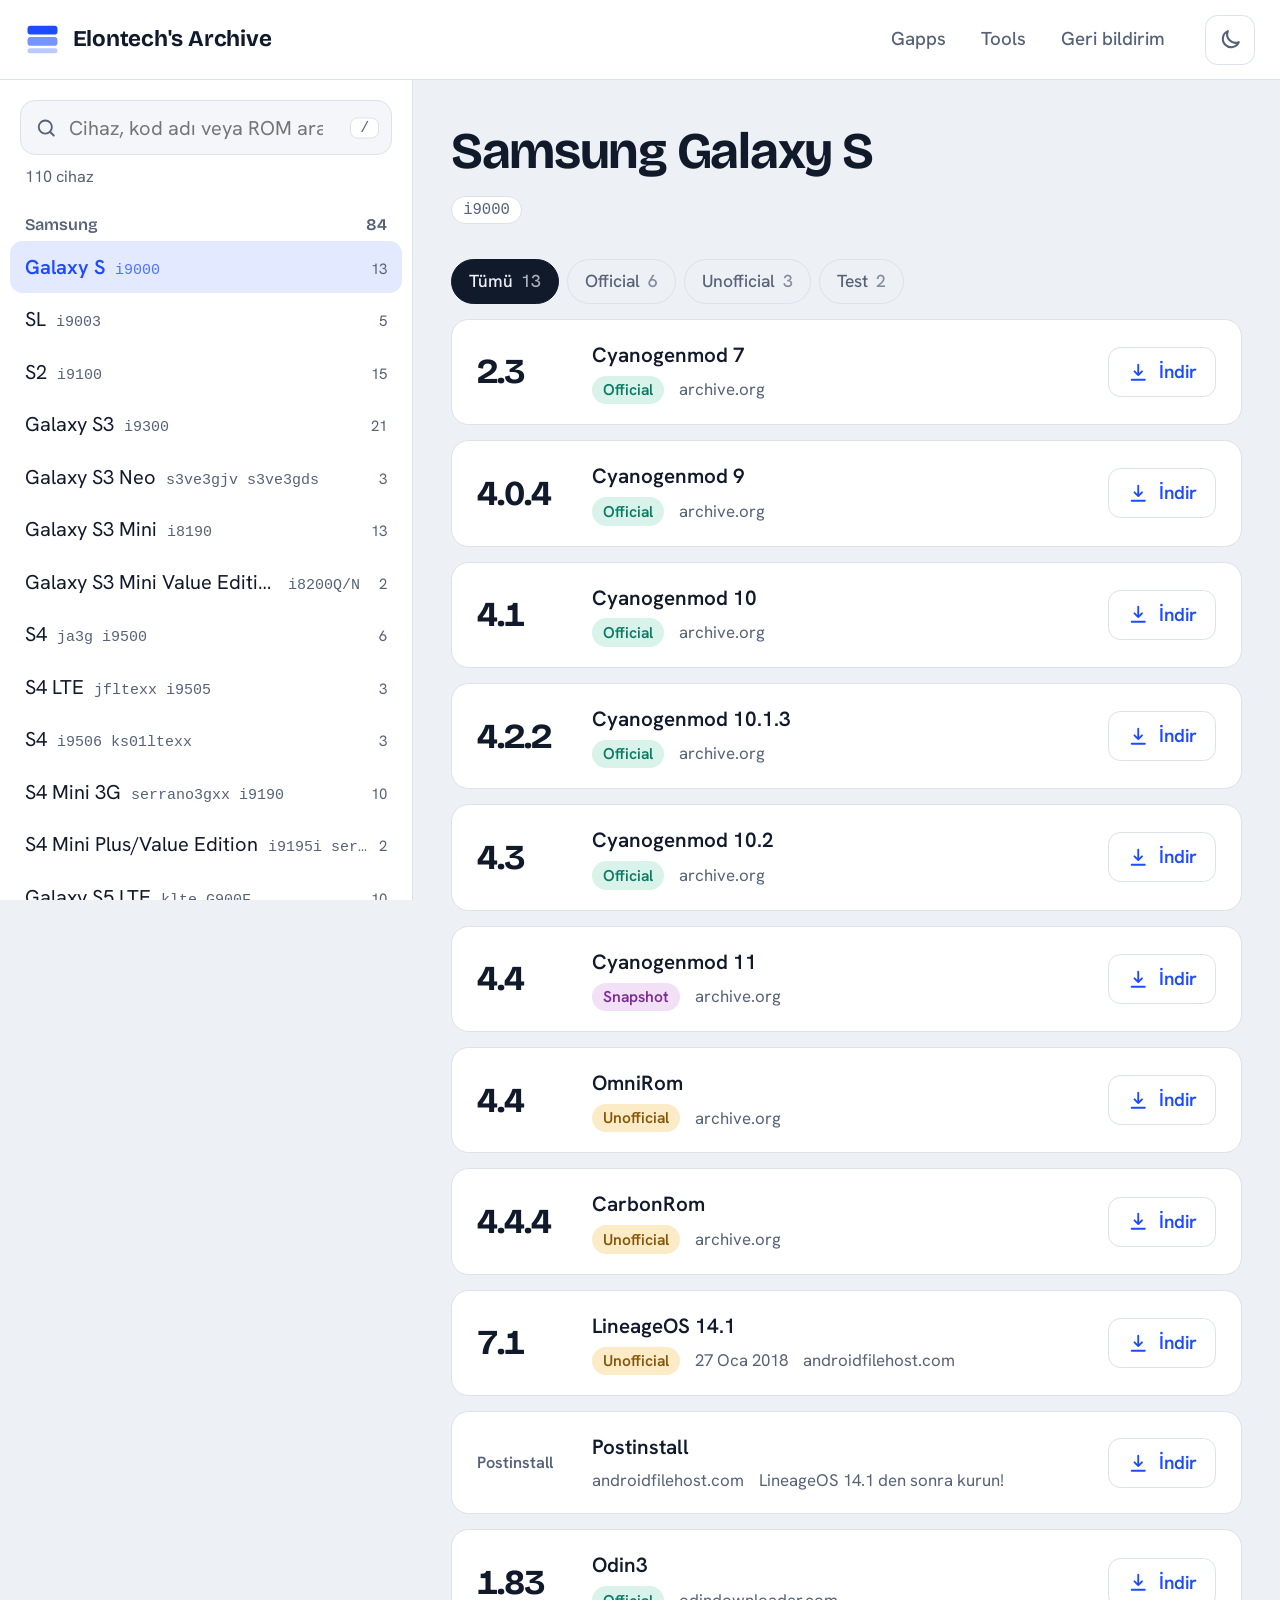
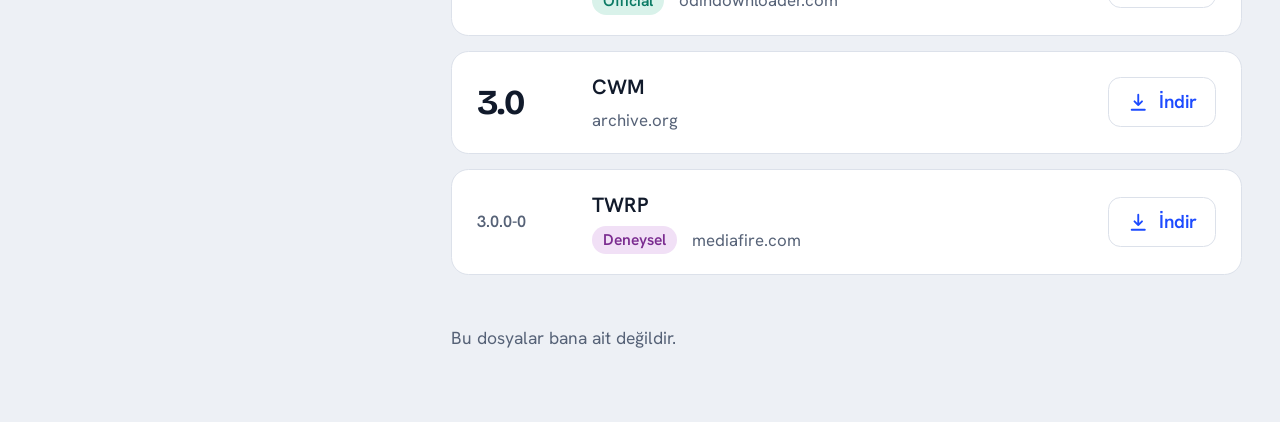
<file: index.html>
<!DOCTYPE html>
<html lang="tr">
<head>
<meta charset="UTF-8">
<meta name="viewport" content="width=device-width, initial-scale=1, viewport-fit=cover">
<title>Elontech's Archive — Custom ROM, GApps ve araçlar</title>
<meta name="description" content="Samsung, Sony, LG, Xiaomi ve daha fazlası için custom ROM, GApps ve araç arşivi.">
<meta name="color-scheme" content="light dark">
<link rel="icon" href="data:image/svg+xml,%3Csvg xmlns='http://www.w3.org/2000/svg' viewBox='0 0 28 28'%3E%3Crect width='28' height='28' rx='7' fill='%231d4bff'/%3E%3Crect x='6' y='6' width='16' height='5' rx='2' fill='white'/%3E%3Crect x='6' y='13' width='16' height='5' rx='2' fill='white' opacity='.65'/%3E%3Crect x='6' y='20' width='16' height='3' rx='1.5' fill='white' opacity='.35'/%3E%3C/svg%3E">
<link rel="preconnect" href="https://fonts.googleapis.com">
<link rel="preconnect" href="https://fonts.gstatic.com" crossorigin>
<link href="https://fonts.googleapis.com/css2?family=Bricolage+Grotesque:opsz,wght@12..96,500..800&family=Hanken+Grotesk:wght@400;500;600&display=swap" rel="stylesheet">
<link rel="stylesheet" href="style.css">
<script>try{var t=localStorage.getItem('theme');if(t)document.documentElement.dataset.theme=t}catch(e){}</script>
</head>
<body>
<a class="skip" href="#main">İçeriğe geç</a>
<header class="topbar">
  <a class="brand" href="./"><svg class="brand-mark" viewBox="0 0 28 28" aria-hidden="true"><rect x="2" y="3" width="24" height="7" rx="2.5" fill="currentColor"/><rect x="2" y="12" width="24" height="7" rx="2.5" fill="currentColor" opacity=".6"/><rect x="2" y="21" width="24" height="4" rx="2" fill="currentColor" opacity=".3"/></svg>Elontech's Archive</a>
  <nav class="links" aria-label="Bağlantılar">
    <a href="https://app.mediafire.com/folder/uhsy3rrp8yvwx" target="_blank" rel="noopener noreferrer">Gapps</a>
    <a href="https://app.mediafire.com/folder/s58ye2eeu71y4" target="_blank" rel="noopener noreferrer">Tools</a>
    <a href="direct.html">Geri bildirim</a>
  </nav>
  <button class="icon-btn" id="themeToggle" type="button" aria-label="Temayı değiştir">
    <svg class="i-sun" viewBox="0 0 24 24" fill="none" stroke="currentColor" stroke-width="2" stroke-linecap="round" aria-hidden="true" hidden><circle cx="12" cy="12" r="4"/><path d="M12 2v2m0 16v2M4.9 4.9l1.4 1.4m11.4 11.4 1.4 1.4M2 12h2m16 0h2M4.9 19.1l1.4-1.4M17.7 6.3l1.4-1.4"/></svg>
    <svg class="i-moon" viewBox="0 0 24 24" fill="none" stroke="currentColor" stroke-width="2" stroke-linecap="round" stroke-linejoin="round" aria-hidden="true"><path d="M20 14.5A8 8 0 0 1 9.5 4a8 8 0 1 0 10.5 10.5z"/></svg>
  </button>
</header>
<div class="layout">
  <aside class="sidebar" id="sidebar" aria-label="Cihazlar">
    <div class="sidebar-head">
      <label class="search">
        <svg viewBox="0 0 24 24" fill="none" stroke="currentColor" stroke-width="2" stroke-linecap="round" aria-hidden="true"><circle cx="11" cy="11" r="7"/><path d="m20 20-3.5-3.5"/></svg>
        <input id="search" type="search" placeholder="Cihaz, kod adı veya ROM ara" aria-label="Cihaz ara" autocomplete="off" spellcheck="false">
        <kbd aria-hidden="true">/</kbd>
      </label>
      <button class="icon-btn sheet-close" id="sheetClose" type="button" aria-label="Kapat"><svg viewBox="0 0 24 24" fill="none" stroke="currentColor" stroke-width="2" stroke-linecap="round" aria-hidden="true"><path d="M6 6l12 12M18 6 6 18"/></svg></button>
    </div>
    <p class="result-count" id="resultCount" aria-live="polite"></p>
    <nav class="device-list" id="deviceList" aria-label="Cihaz listesi"></nav>
  </aside>
  <div class="scrim" id="scrim" hidden></div>
  <main class="main" id="main">
    <button class="picker" id="picker" type="button"><svg viewBox="0 0 24 24" width="18" height="18" fill="none" stroke="currentColor" stroke-width="2" stroke-linecap="round" aria-hidden="true"><circle cx="11" cy="11" r="7"/><path d="m20 20-3.5-3.5"/></svg><span class="picker-text">Cihaz seç veya ara</span><svg viewBox="0 0 24 24" width="18" height="18" fill="none" stroke="currentColor" stroke-width="2" stroke-linecap="round" stroke-linejoin="round" aria-hidden="true"><path d="m6 9 6 6 6-6"/></svg></button>
    <section class="device-view" id="deviceView" aria-live="polite"></section>
    <footer class="footnote"><p>Bu dosyalar bana ait değildir.</p></footer>
  </main>
</div>
<script src="data.js"></script>
<script src="theme.js"></script>
<script src="script.js"></script>
</body>
</html>
</file>
<file: style.css>
:root {
  --bg:#edf0f5; --surface:#fff; --surface-2:#f4f6fa; --line:#dce1ea; --ink:#111a2b; --muted:#566277;
  --accent:#1d4bff; --on-accent:#fff; --accent-soft:#e3eaff; --danger:#b3261e;
  --official:#0b7a64; --official-bg:#d9f2ea; --unofficial:#87560a; --unofficial-bg:#fbebc6;
  --test:#7b2c90; --test-bg:#f1e0f6; --port:#1b6a8f; --port-bg:#dcf0fa; --other:#4a5568; --other-bg:#e8ecf2;
  --font-display:'Bricolage Grotesque','Hanken Grotesk',system-ui,sans-serif;
  --font-body:'Hanken Grotesk',system-ui,-apple-system,'Segoe UI',Roboto,sans-serif;
  --font-mono:ui-monospace,SFMono-Regular,Menlo,Consolas,monospace;
  --topbar-h:4rem; --sidebar-w:20.625rem; color-scheme:light;
}
@media (prefers-color-scheme: dark) {
  :root:not([data-theme="light"]) {
    --bg:#0a0e15; --surface:#111823; --surface-2:#172131; --line:#243045; --ink:#e8edf5; --muted:#93a0b6;
    --accent:#86a2ff; --on-accent:#0a0e15; --accent-soft:#1a2542; --danger:#ff8a80;
    --official:#62d6b8; --official-bg:#0f2f28; --unofficial:#f3c45f; --unofficial-bg:#33290f;
    --test:#dba9ec; --test-bg:#2e1a37; --port:#7fc8ee; --port-bg:#112b3a; --other:#a9b4c6; --other-bg:#1c2636; color-scheme:dark;
  }
}
:root[data-theme="dark"] {
  --bg:#0a0e15; --surface:#111823; --surface-2:#172131; --line:#243045; --ink:#e8edf5; --muted:#93a0b6;
  --accent:#86a2ff; --on-accent:#0a0e15; --accent-soft:#1a2542; --danger:#ff8a80;
  --official:#62d6b8; --official-bg:#0f2f28; --unofficial:#f3c45f; --unofficial-bg:#33290f;
  --test:#dba9ec; --test-bg:#2e1a37; --port:#7fc8ee; --port-bg:#112b3a; --other:#a9b4c6; --other-bg:#1c2636; color-scheme:dark;
}
@media (min-width: 860px) { html { font-size:125%; } }
*, *::before, *::after { box-sizing:border-box; }
html { -webkit-text-size-adjust:100%; }
body { margin:0; background:var(--bg); color:var(--ink); font:400 1rem/1.5 var(--font-body); }
body.lock { overflow:hidden; }
h1, h2, p, ul { margin:0; padding:0; }
ul { list-style:none; }
button, input, textarea { font:inherit; color:inherit; }
a { color:var(--accent); }
:focus-visible { outline:0.125rem solid var(--accent); outline-offset:0.125rem; }
.skip { position:absolute; left:0.75rem; top:-60px; z-index:100; padding:0.625rem 0.875rem; border-radius:0.625rem; background:var(--accent); color:var(--on-accent); }
.skip:focus { top:0.75rem; }

/* üst çubuk */
.topbar { position:sticky; top:0; z-index:30; height:var(--topbar-h); display:flex; align-items:center; gap:1.25rem; padding:0 1.25rem; background:var(--surface); border-bottom:1px solid var(--line); }
.brand { display:inline-flex; align-items:center; gap:0.625rem; color:var(--ink); text-decoration:none; font:700 1.125rem/1 var(--font-display); letter-spacing:-.01em; }
.brand-mark { width:1.75rem; height:1.75rem; color:var(--accent); }
.tagline { color:var(--muted); font-size:0.875rem; }
.links { display:flex; gap:0.25rem; margin-left:auto; }
.links a { padding:0.5rem 0.75rem; border-radius:0.625rem; color:var(--muted); text-decoration:none; font-weight:500; font-size:0.9375rem; }
.links a:hover, .links a[aria-current] { background:var(--surface-2); color:var(--ink); }
.icon-btn { width:2.5rem; height:2.5rem; flex:none; display:grid; place-items:center; border:1px solid var(--line); border-radius:0.625rem; background:transparent; color:var(--muted); cursor:pointer; }
.icon-btn:hover { background:var(--surface-2); color:var(--ink); }
.icon-btn svg { width:1.25rem; height:1.25rem; }
.icon-btn svg[hidden] { display:none; }

/* yerleşim */
.layout { display:grid; grid-template-columns:var(--sidebar-w) minmax(0,1fr); align-items:start; min-height:calc(100dvh - var(--topbar-h)); }
.sidebar { position:sticky; top:var(--topbar-h); height:calc(100dvh - var(--topbar-h)); display:flex; flex-direction:column; background:var(--surface); border-right:1px solid var(--line); }
.sidebar-head { display:flex; gap:0.5rem; align-items:center; padding:1rem 1rem 0.5rem; }
.sheet-close, .picker, .scrim { display:none; }
.search { position:relative; flex:1; display:block; }
.search svg { position:absolute; left:0.75rem; top:50%; width:1.125rem; height:1.125rem; transform:translateY(-50%); color:var(--muted); pointer-events:none; }
.search input { width:100%; height:2.75rem; padding:0 2.5rem 0 2.375rem; border:1px solid var(--line); border-radius:0.75rem; background:var(--surface-2); outline:none; }
.search input:focus { border-color:var(--accent); box-shadow:0 0 0 0.1875rem var(--accent-soft); }
.search kbd { position:absolute; right:0.625rem; top:50%; transform:translateY(-50%); padding:1px 0.4375rem; border:1px solid var(--line); border-radius:0.375rem; background:var(--surface); color:var(--muted); font:500 0.75rem var(--font-mono); }
.search input:focus ~ kbd, .search input:not(:placeholder-shown) ~ kbd { display:none; }
.result-count { padding:0 1.25rem 0.5rem; color:var(--muted); font-size:0.8125rem; }
.device-list { flex:1; overflow-y:auto; padding:0 0.5rem 1.5rem; overscroll-behavior:contain; scrollbar-width:thin; scrollbar-color:var(--line) transparent; }
.group-title { position:sticky; top:0; z-index:1; display:flex; justify-content:space-between; padding:0.875rem 0.75rem 0.375rem; background:var(--surface); color:var(--muted); font:600 0.8125rem/1 var(--font-display); }
.device { display:flex; align-items:baseline; gap:0.5rem; width:100%; min-height:2.5rem; padding:0.5625rem 0.75rem; border:0; border-radius:0.625rem; background:transparent; text-align:left; cursor:pointer; }
.device:hover { background:var(--surface-2); }
.device[aria-current="true"] { background:var(--accent-soft); color:var(--accent); font-weight:600; }
.device-title { flex:none; max-width:70%; overflow:hidden; text-overflow:ellipsis; white-space:nowrap; }
.device-tags { flex:1; min-width:0; overflow:hidden; text-overflow:ellipsis; white-space:nowrap; color:var(--muted); font:400 0.75rem var(--font-mono); }
.device[aria-current="true"] .device-tags { color:inherit; opacity:.75; }
.device-count { color:var(--muted); font-size:0.75rem; font-weight:400; font-variant-numeric:tabular-nums; }
.empty { padding:1.75rem 0.75rem; color:var(--muted); font-size:0.9375rem; }
.empty strong { display:block; margin-bottom:0.375rem; color:var(--ink); font:600 1.0625rem var(--font-display); }
.link-btn { padding:0; border:0; background:none; color:var(--accent); text-decoration:underline; cursor:pointer; }

/* ana alan */
.main { min-width:0; padding:2.25rem clamp(1.25rem,3vw,3rem) 3.5rem; }
.device-head h1 { font:700 clamp(1.75rem,4vw,2.75rem)/1.05 var(--font-display); letter-spacing:-.025em; text-wrap:balance; }
.tags { display:flex; flex-wrap:wrap; gap:0.375rem; margin-top:0.875rem; }
.tag { padding:0.1875rem 0.5625rem; border:1px solid var(--line); border-radius:62.4375rem; background:var(--surface); color:var(--muted); font:400 0.78125rem var(--font-mono); }
.filters { display:flex; flex-wrap:wrap; gap:0.375rem; margin-top:1.75rem; }
.filter { height:2.25rem; padding:0 0.875rem; border:1px solid var(--line); border-radius:62.4375rem; background:transparent; color:var(--muted); font-size:0.875rem; font-weight:500; cursor:pointer; }
.filter:hover { color:var(--ink); }
.filter[aria-pressed="true"] { border-color:var(--ink); background:var(--ink); color:var(--bg); }
.filter span { margin-left:0.375rem; opacity:.7; font-variant-numeric:tabular-nums; }
.rom-list { display:grid; grid-template-columns:repeat(auto-fill,minmax(min(100%,30rem),1fr)); gap:0.75rem; margin-top:0.75rem; }
.device-head + .rom-list { margin-top:1.75rem; }
.rom-list > li { overflow:hidden; border:1px solid var(--line); border-radius:0.875rem; background:var(--surface); }
.rom { display:grid; grid-template-columns:4.75rem minmax(0,1fr) auto; align-items:center; gap:0.5rem 1rem; padding:1rem 1.25rem; color:inherit; text-decoration:none; }
a.rom:hover { background:var(--surface-2); }
.ver { font:700 1.75rem/1 var(--font-display); letter-spacing:-.03em; font-variant-numeric:tabular-nums; white-space:nowrap; }
.ver.is-long { font-size:1.375rem; }
.ver.is-text { color:var(--muted); font:600 0.8125rem/1.25 var(--font-body); letter-spacing:0; white-space:normal; overflow-wrap:anywhere; }
.rom-name { font-size:1.03125rem; font-weight:600; overflow-wrap:anywhere; }
.rom-meta { display:flex; flex-wrap:wrap; align-items:center; gap:0.25rem 0.75rem; margin-top:0.25rem; color:var(--muted); font-size:0.84375rem; }
.rom-meta:empty { display:none; }
.badge { padding:0.125rem 0.5625rem; border-radius:62.4375rem; background:var(--other-bg); color:var(--other); font-size:0.78125rem; font-weight:600; }
.badge.official { background:var(--official-bg); color:var(--official); }
.badge.unofficial { background:var(--unofficial-bg); color:var(--unofficial); }
.badge.test { background:var(--test-bg); color:var(--test); }
.badge.port { background:var(--port-bg); color:var(--port); }
.get { display:inline-flex; align-items:center; gap:0.5rem; height:2.5rem; padding:0 0.875rem; border:1px solid var(--line); border-radius:0.625rem; color:var(--accent); font-size:0.9375rem; font-weight:600; }
.get svg { width:1.125rem; height:1.125rem; }
a.rom:hover .get, a.rom:focus-visible .get { border-color:var(--accent); background:var(--accent); color:var(--on-accent); }
.footnote { margin-top:2.5rem; color:var(--muted); font-size:0.875rem; }

/* geri bildirim sayfası */
.page { max-width:38.75rem; margin:0 auto; padding:3rem 1.25rem 4rem; }
.page h1 { font:700 clamp(1.75rem,5vw,2.5rem)/1.1 var(--font-display); letter-spacing:-.025em; }
.lead { margin-top:0.75rem; color:var(--muted); }
.form { display:grid; gap:1.125rem; margin-top:2rem; }
.field label { display:block; margin-bottom:0.375rem; font-size:0.90625rem; font-weight:600; }
.field input, .field textarea { width:100%; padding:0.75rem 0.875rem; border:1px solid var(--line); border-radius:0.75rem; background:var(--surface); outline:none; }
.field input:focus, .field textarea:focus { border-color:var(--accent); box-shadow:0 0 0 0.1875rem var(--accent-soft); }
.field textarea { min-height:9.375rem; resize:vertical; }
.btn { height:3rem; border:0; border-radius:0.75rem; background:var(--accent); color:var(--on-accent); font-weight:600; cursor:pointer; }
.btn:disabled { opacity:.6; cursor:wait; }
.status { min-height:1.5em; font-size:0.9375rem; }
.status.ok { color:var(--official); }
.status.err { color:var(--danger); }

/* mobil */
@media (max-width: 1000px) { .tagline { display:none; } }
@media (max-width: 859px) {
  .topbar { position:static; height:auto; flex-wrap:wrap; gap:0.25rem 0.5rem; padding:0.625rem 1rem 0.375rem; }
  .icon-btn#themeToggle { order:2; margin-left:auto; }
  .links { order:3; width:100%; margin-left:-12px; overflow-x:auto; }
  .layout { display:block; }
  .sidebar { position:fixed; inset:auto 0 0 0; z-index:50; height:min(82dvh,40rem); padding-bottom:env(safe-area-inset-bottom); border-right:0; border-top:1px solid var(--line); border-radius:1.25rem 1.25rem 0 0; transform:translateY(100%); visibility:hidden; transition:transform .28s cubic-bezier(.2,.8,.2,1), visibility 0s .28s; }
  .sidebar.open { transform:none; visibility:visible; transition:transform .28s cubic-bezier(.2,.8,.2,1); }
  .scrim { position:fixed; inset:0; z-index:40; display:block; background:rgba(5,10,20,.55); }
  .scrim[hidden] { display:none; }
  .sheet-close { display:grid; }
  .search kbd { display:none; }
  .picker { display:flex; align-items:center; gap:0.625rem; width:100%; min-height:3.25rem; margin-bottom:1.5rem; padding:0 1rem; border:1px solid var(--line); border-radius:0.875rem; background:var(--surface); color:var(--muted); text-align:left; cursor:pointer; }
  .picker-text { flex:1; }
  .main { padding:1.25rem 1rem 2.5rem; }
  .rom { grid-template-columns:3.5rem minmax(0,1fr) auto; gap:0.75rem; padding:0.875rem 0.875rem; }
  .ver { font-size:1.5rem; }
  .ver.is-long { font-size:1.125rem; }
  .get { width:2.5rem; padding:0; justify-content:center; }
  .get-label { display:none; }
}
@media (prefers-reduced-motion: reduce) { * { transition:none !important; } }
</file>
